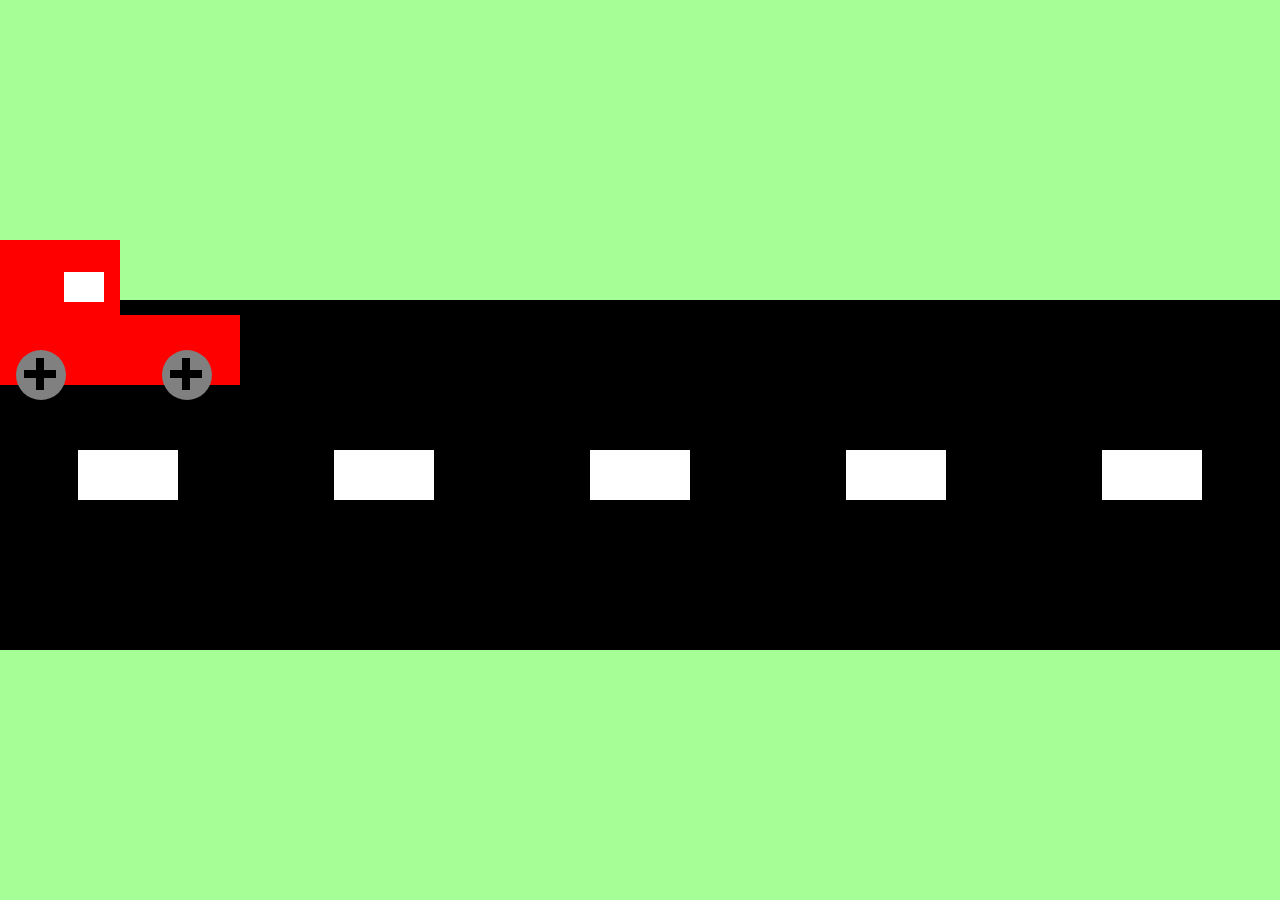
<file: Auto-Animace/index.html>
<!DOCTYPE html>
<html lang="en">
<head>
    <meta charset="UTF-8">
    <meta name="viewport" content="width=device-width, initial-scale=1.0">
    <title>Auto</title>
    <link rel="stylesheet" href="style.css">
</head>
<body>
    <div class="silnice">
        <div class="pruh-container">
            <div class="pruh"></div>
        </div>
        <div class="pruh-container">
            <div class="pruh"></div>
        </div>
        <div class="pruh-container">
            <div class="pruh"></div>
        </div>
        <div class="pruh-container">
            <div class="pruh"></div>
        </div>
        <div class="pruh-container">
            <div class="pruh"></div>
        </div>
    </div>
    <div class="auto">
        <div class="okno"></div>
        <div class="strecha"></div>
        <div class="telo"></div>
        <div class="kola">
            <div class="predni-kolo">
                <div class="disky">
                    <div class="disk" style="rotate: 90deg;"></div>
                    <div class="disk"></div>
                </div>
            </div>
            <div class="zadni-kolo">
                <div class="disky">
                    <div class="disk" style="rotate: 90deg;"></div>
                    <div class="disk"></div>
                </div>
            </div>
        </div>
    </div>
</body>
</html>
</file>
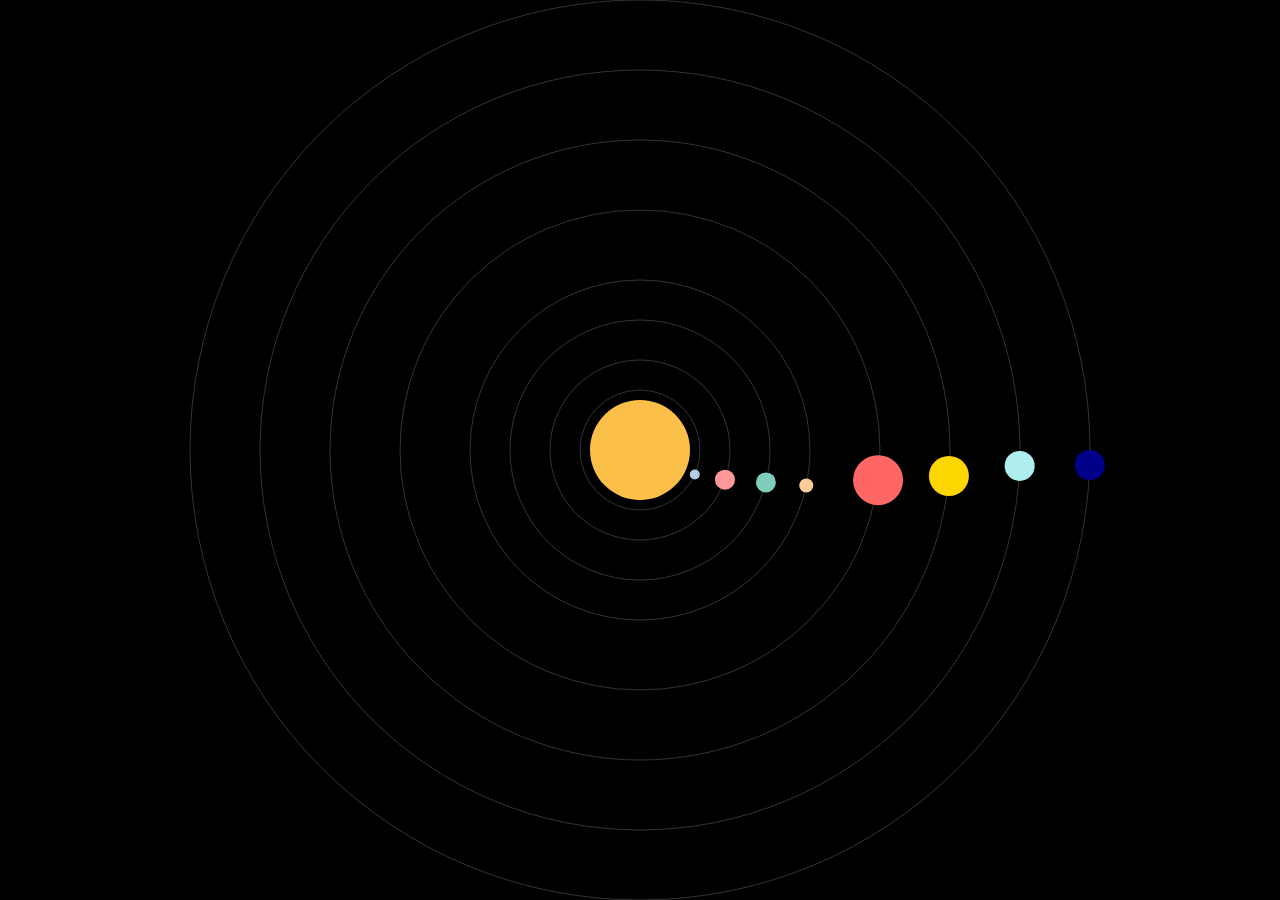
<file: diorama/index.html>
<!DOCTYPE html>
<html lang="en">
<head>
  <meta charset="UTF-8">
  <meta name="viewport" content="width=device-width, initial-scale=1.0">
  <title>Solární Systém</title>
  <link rel="stylesheet" href="style.css">
</head>
<body>
  <canvas id="Solární Systém"></canvas>
  <script src="script.js"></script>
</body>
</html>
</file>
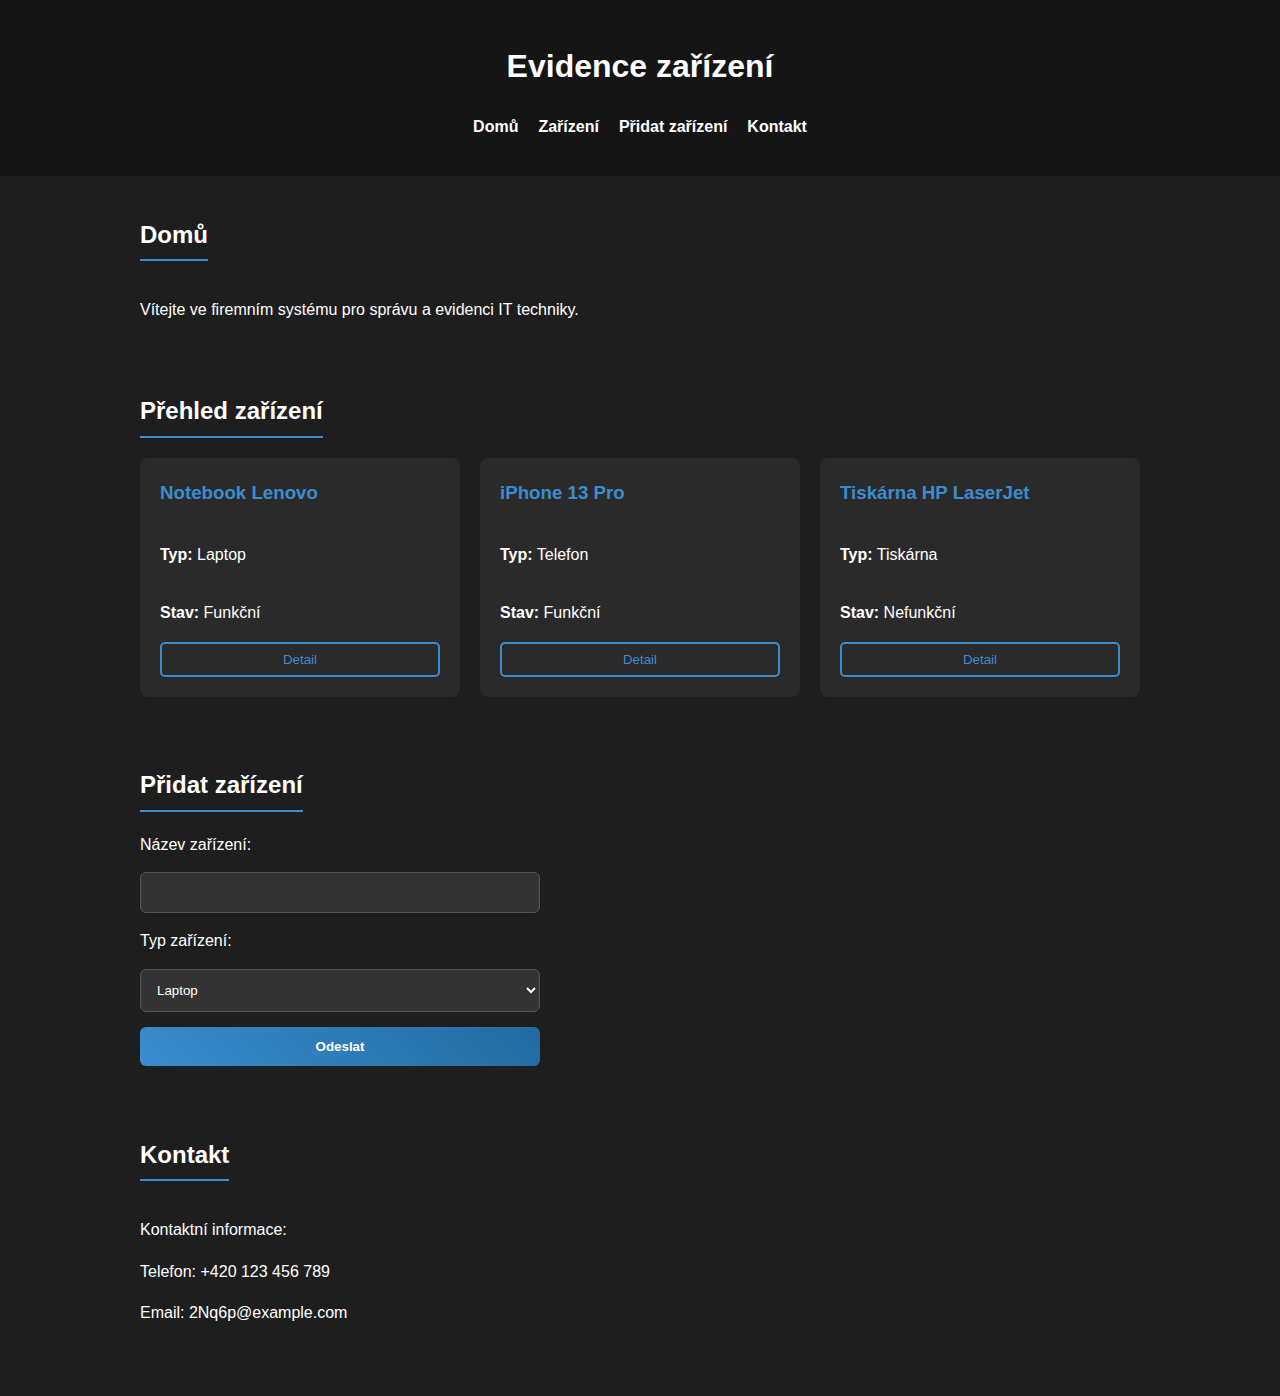
<file: Evidence Zařízení/index.html>
<!DOCTYPE html>
<html lang="cs">
<head>
    <meta charset="UTF-8">
    <meta name="viewport" content="width=device-width, initial-scale=1.0">
    <title>Evidence zařízení</title>
    <link rel="stylesheet" href="style.css">
</head>
<body>
    <header>
        <h1>Evidence zařízení</h1>
        <nav>
            <ul>
                <li><a href="#domu">Domů</a></li>
                <li><a href="#zarizeni">Zařízení</a></li>
                <li><a href="#pridat">Přidat zařízení</a></li>
                <li><a href="#kontakt">Kontakt</a></li>
            </ul>
        </nav>
    </header>

    <main>
        <section id="domu">
            <h2>Domů</h2>
            <p>Vítejte ve firemním systému pro správu a evidenci IT techniky.</p>
        </section>

        <section id="zarizeni">
            <h2>Přehled zařízení</h2>
            <div class="card-container">
                <article class="card">
                    <h3>Notebook Lenovo</h3>
                    <p><strong>Typ:</strong> Laptop</p>
                    <p><strong>Stav:</strong> Funkční</p>
                    <button type="button">Detail</button>
                </article>
                
                <article class="card">
                    <h3>iPhone 13 Pro</h3>
                    <p><strong>Typ:</strong> Telefon</p>
                    <p><strong>Stav:</strong> Funkční</p>
                    <button type="button">Detail</button>
                </article>

                <article class="card">
                    <h3>Tiskárna HP LaserJet</h3>
                    <p><strong>Typ:</strong> Tiskárna</p>
                    <p><strong>Stav:</strong> Nefunkční</p>
                    <button type="button">Detail</button>
                </article>
            </div>
        </section>

        <section id="pridat">
            <h2>Přidat zařízení</h2>
            <form action="#" method="POST">
                <label for="nazev">Název zařízení:</label>
                <input type="text" id="nazev" name="nazev" maxlength="20" required>

                <label for="typ">Typ zařízení:</label>
                <select id="typ" name="typ" required>
                    <option value="laptop">Laptop</option>
                    <option value="telefon">Telefon</option>
                    <option value="tiskarna">Tiskárna</option>
                </select>

                <button type="submit" class="submit-btn">Odeslat</button>
            </form>
        </section>

        <section id="kontakt">
            <h2>Kontakt</h2>
            <p>Kontaktní informace:</p>
            <p>Telefon: +420 123 456 789</p>
            <p>Email: 2Nq6p@example.com</p>
        </section>
    </main>
</body>
</html>
</file>
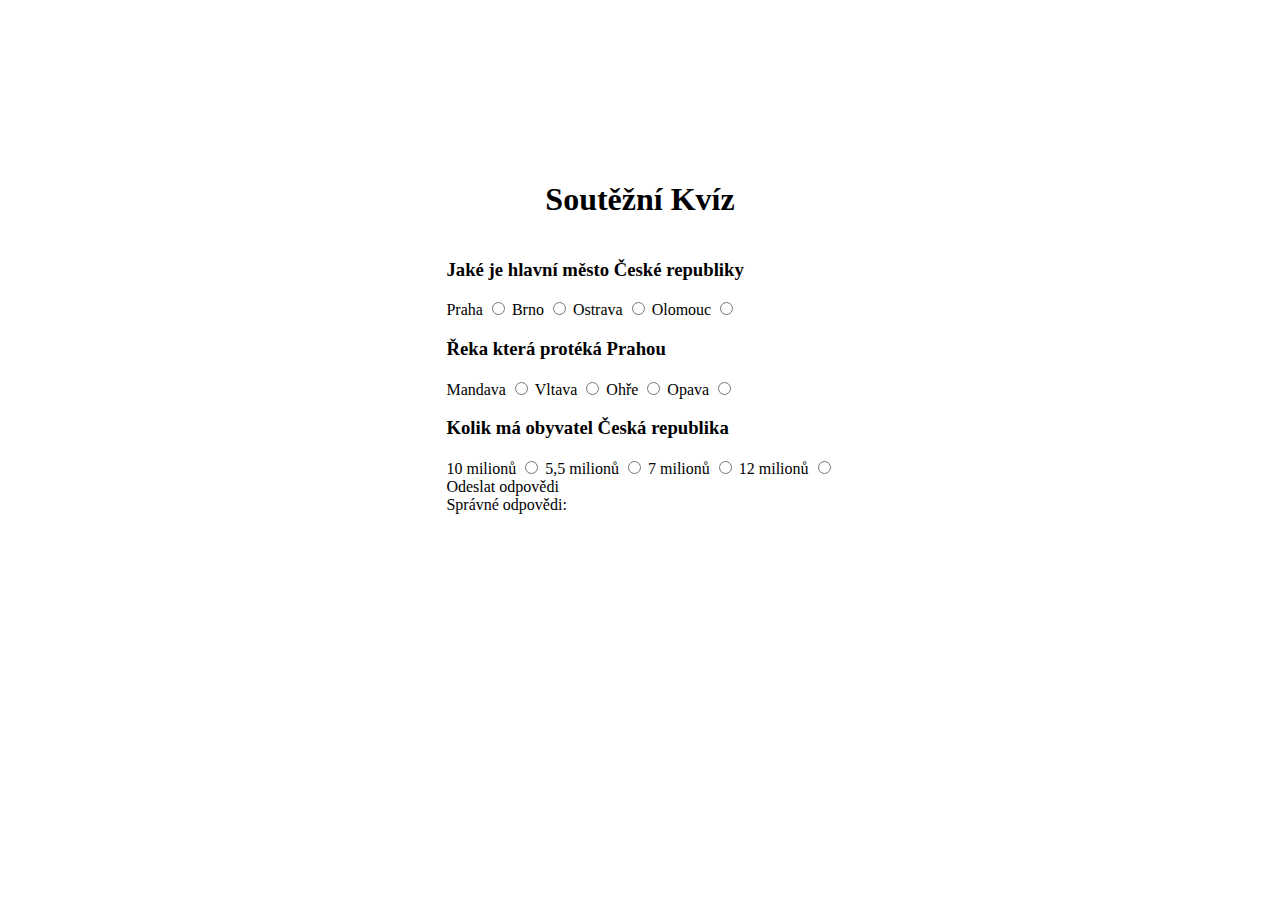
<file: maturitka/index.html>
<!DOCTYPE html>
<html lang="en">
<head>
    <meta charset="UTF-8">
    <meta http-equiv="X-UA-Compatible" content="IE=edge">
    <meta name="viewport" content="width=device-width, initial-scale=1.0">
    <title>Maturita-Zadání</title>
    <link rel="stylesheet" href="style.css">
</head>
<body>
    <section>
        <h1>Soutěžní Kvíz</h1>
        <form action="POST">
            <h3>Jaké je hlavní město České republiky</h3>
            <label>Praha
                <input type="radio" name="hlavni_mesto" value="Praha">
            </label>
        
            <label>Brno
                <input type="radio" name="hlavni_mesto" value="Brno">
            </label>
        
            <label>Ostrava
                <input type="radio" name="hlavni_mesto" value="Ostrava">
            </label>
        
            <label>Olomouc
                <input type="radio" name="hlavni_mesto" value="Olomouc">
            </label>
        
            <h3>Řeka která protéká Prahou</h3>
            <label>Mandava
                <input type="radio" name="reka_praha" value="Mandava">
            </label>
        
            <label>Vltava
                <input type="radio" name="reka_praha" value="Vltava">
            </label>
        
            <label>Ohře
                <input type="radio" name="reka_praha" value="Ohře">
            </label>
        
            <label>Opava
                <input type="radio" name="reka_praha" value="Opava">
            </label>
        
            <h3>Kolik má obyvatel Česká republika</h3>
            <label>10 milionů
                <input type="radio" name="obyvatele_cr" value="10 milionů">
            </label>
        
            <label>5,5 milionů
                <input type="radio" name="obyvatele_cr" value="5,5 milionů">
            </label>
        
            <label>7 milionů
                <input type="radio" name="obyvatele_cr" value="7 milionů">
            </label>
        
            <label>12 milionů
                <input type="radio" name="obyvatele_cr" value="12 milionů">
            </label>
        
            <div class="button">Odeslat odpovědi</div>
            <div class="výsledky">Správné odpovědi:</div>
        </form>
    </section>
</body>
</html>
</file>
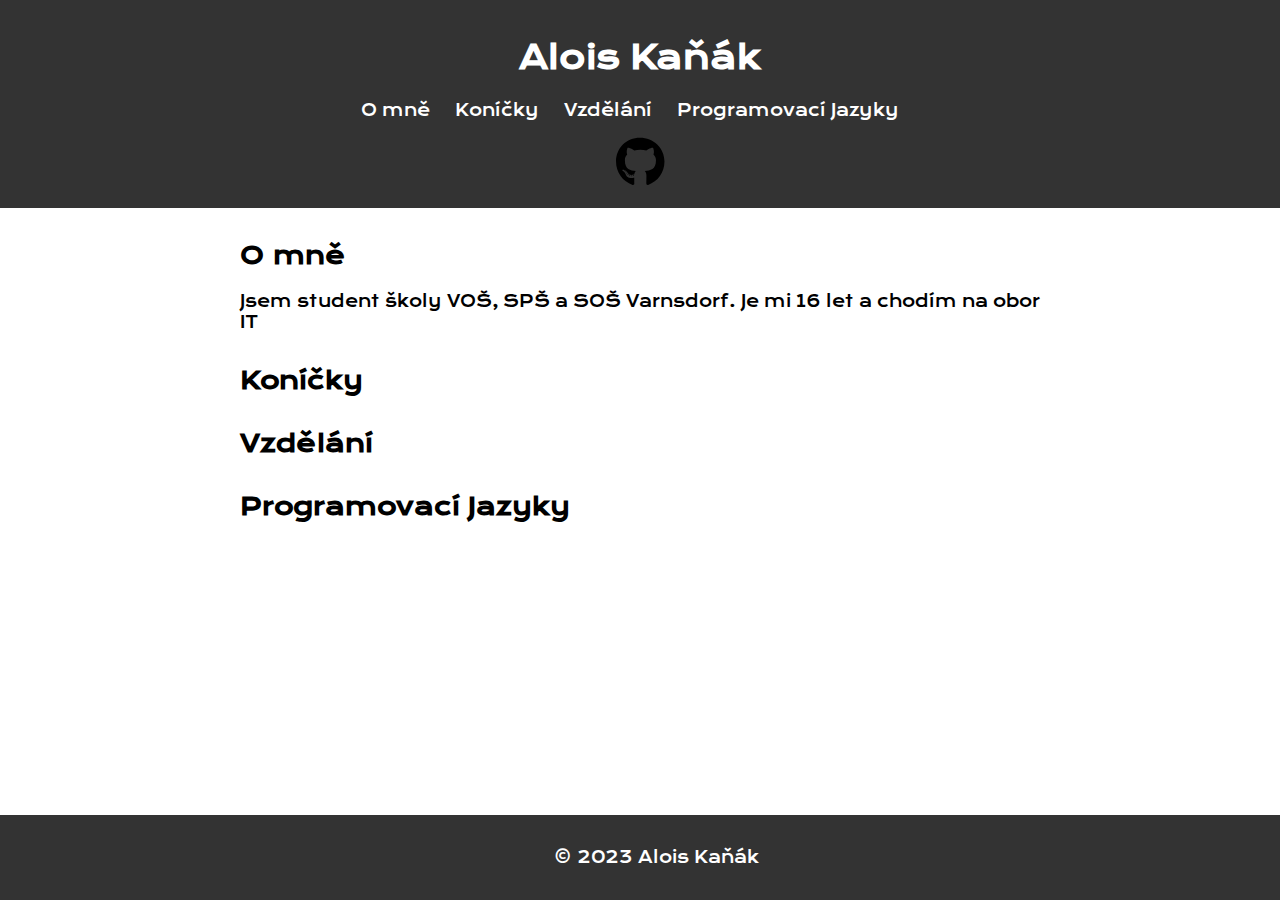
<file: Portofolio-Microsite/index.html>
<!DOCTYPE html>
<html lang="en">
<head>
    <meta charset="UTF-8">
    <meta name="viewport" content="width=device-width, initial-scale=1.0">
    <link rel="stylesheet" href="style.css">
    <title>Mé Portfolio</title>
    <link rel="preconnect" href="https://fonts.googleapis.com">
    <link rel="preconnect" href="https://fonts.gstatic.com" crossorigin>
    <link href="https://fonts.googleapis.com/css2?family=Kanit:wght@600&family=Krona+One&display=swap" rel="stylesheet">
</head>
<body>
    <header>
        <h1>Alois Kaňák</h1>
        <nav>
            <ul>
                <li><a href="#o-mne">O mně</a></li>
                <li><a href="#konicky">Koníčky</a></li>
                <li><a href="#vzdelani">Vzdělání</a></li>
                <li><a href="#programovací jazyky">Programovací Jazyky</a></li>
            </ul>
        </nav>
        <a href="https://github.com/Lojzik1"><svg xmlns="http://www.w3.org/2000/svg" height="50" width="50.5" viewBox="0 0 496 512"><!--!Font Awesome Free 6.5.1 by @fontawesome - https://fontawesome.com License - https://fontawesome.com/license/free Copyright 2023 Fonticons, Inc.--><path d="M165.9 397.4c0 2-2.3 3.6-5.2 3.6-3.3 .3-5.6-1.3-5.6-3.6 0-2 2.3-3.6 5.2-3.6 3-.3 5.6 1.3 5.6 3.6zm-31.1-4.5c-.7 2 1.3 4.3 4.3 4.9 2.6 1 5.6 0 6.2-2s-1.3-4.3-4.3-5.2c-2.6-.7-5.5 .3-6.2 2.3zm44.2-1.7c-2.9 .7-4.9 2.6-4.6 4.9 .3 2 2.9 3.3 5.9 2.6 2.9-.7 4.9-2.6 4.6-4.6-.3-1.9-3-3.2-5.9-2.9zM244.8 8C106.1 8 0 113.3 0 252c0 110.9 69.8 205.8 169.5 239.2 12.8 2.3 17.3-5.6 17.3-12.1 0-6.2-.3-40.4-.3-61.4 0 0-70 15-84.7-29.8 0 0-11.4-29.1-27.8-36.6 0 0-22.9-15.7 1.6-15.4 0 0 24.9 2 38.6 25.8 21.9 38.6 58.6 27.5 72.9 20.9 2.3-16 8.8-27.1 16-33.7-55.9-6.2-112.3-14.3-112.3-110.5 0-27.5 7.6-41.3 23.6-58.9-2.6-6.5-11.1-33.3 2.6-67.9 20.9-6.5 69 27 69 27 20-5.6 41.5-8.5 62.8-8.5s42.8 2.9 62.8 8.5c0 0 48.1-33.6 69-27 13.7 34.7 5.2 61.4 2.6 67.9 16 17.7 25.8 31.5 25.8 58.9 0 96.5-58.9 104.2-114.8 110.5 9.2 7.9 17 22.9 17 46.4 0 33.7-.3 75.4-.3 83.6 0 6.5 4.6 14.4 17.3 12.1C428.2 457.8 496 362.9 496 252 496 113.3 383.5 8 244.8 8zM97.2 352.9c-1.3 1-1 3.3 .7 5.2 1.6 1.6 3.9 2.3 5.2 1 1.3-1 1-3.3-.7-5.2-1.6-1.6-3.9-2.3-5.2-1zm-10.8-8.1c-.7 1.3 .3 2.9 2.3 3.9 1.6 1 3.6 .7 4.3-.7 .7-1.3-.3-2.9-2.3-3.9-2-.6-3.6-.3-4.3 .7zm32.4 35.6c-1.6 1.3-1 4.3 1.3 6.2 2.3 2.3 5.2 2.6 6.5 1 1.3-1.3 .7-4.3-1.3-6.2-2.2-2.3-5.2-2.6-6.5-1zm-11.4-14.7c-1.6 1-1.6 3.6 0 5.9 1.6 2.3 4.3 3.3 5.6 2.3 1.6-1.3 1.6-3.9 0-6.2-1.4-2.3-4-3.3-5.6-2z"/></svg></a>
    </header>
<main>
    <section id="o-mne">
        <h2>O mně</h2>
        <p>Jsem student školy VOŠ, SPŠ a SOŠ Varnsdorf. Je mi 16 let a chodím na obor IT</p>
    </section>

    <section id="konicky">
        <h2>Koníčky</h2>
    </section>

    <section id="vzdelani">
        <h2>Vzdělání</h2>
    </section>

    <section id="programovaci jazyky">
        <h2>Programovací Jazyky</h2>
    </section>
</main>
    <footer>
        <p>&copy; 2023 Alois Kaňák</p>
    </footer>
</body>
</html>
</file>
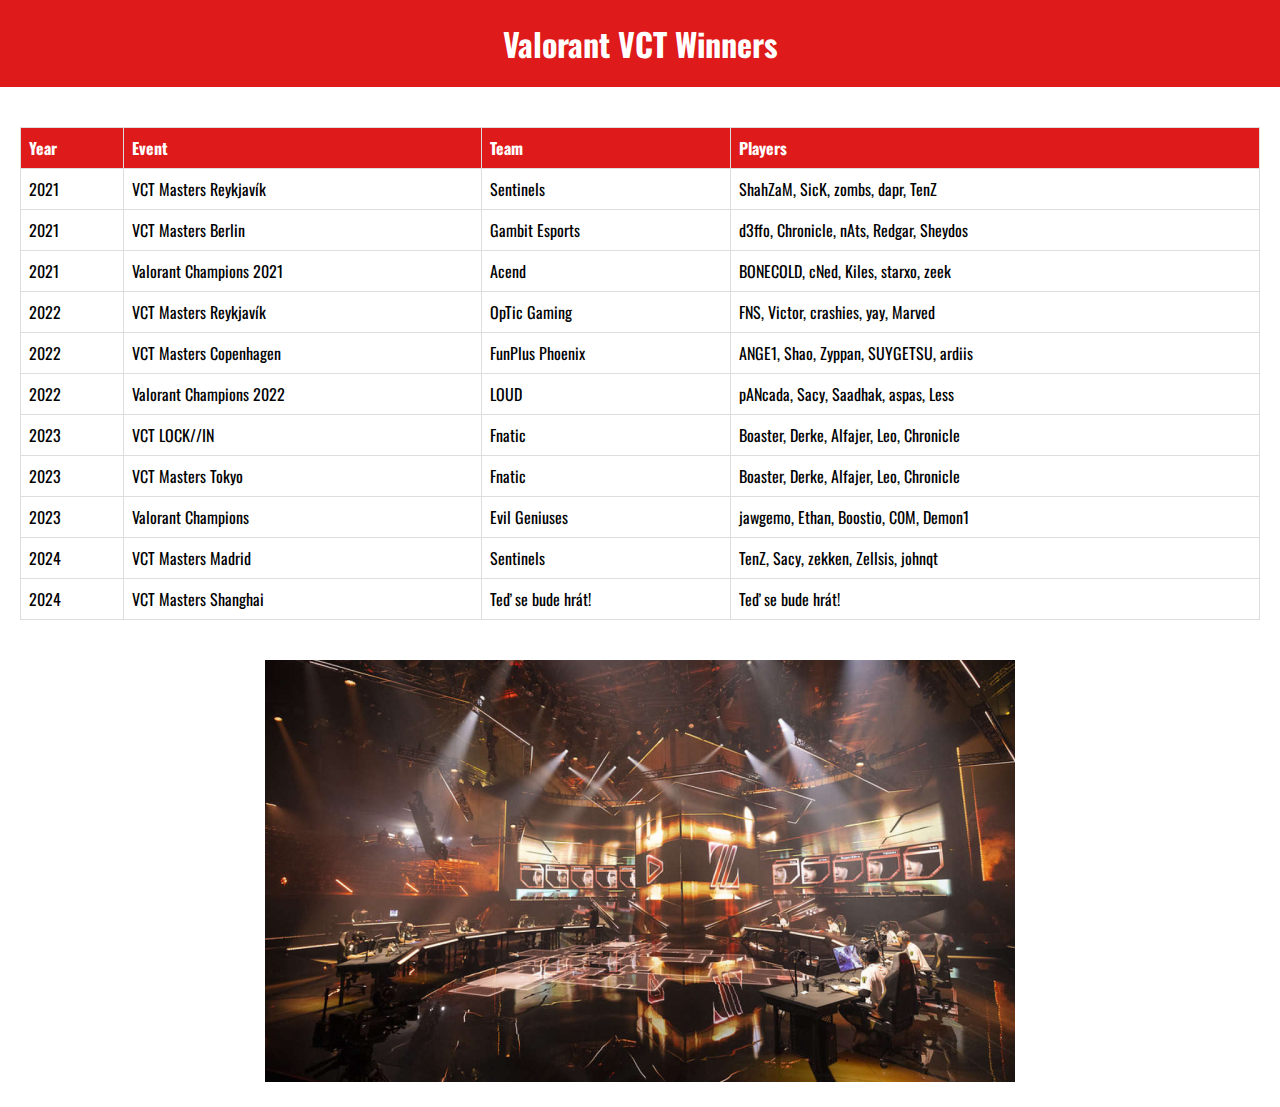
<file: Valorant-VCT-Web/index.html>
<!DOCTYPE html>
<html lang="en">
<head>
    <meta charset="UTF-8">
    <meta name="viewport" content="width=device-width, initial-scale=1.0">
    <title>Valorant VCT Winners</title>
    <link rel="stylesheet" href="style.css">
    <link rel="preconnect" href="https://fonts.googleapis.com">
    <link rel="preconnect" href="https://fonts.gstatic.com" crossorigin>
    <link href="https://fonts.googleapis.com/css2?family=Kanit:wght@600&family=Krona+One&family=Oswald:wght@200..700&display=swap" rel="stylesheet">
</head>
<body>
    <header>
        <h1>Valorant VCT Winners</h1>
    </header>
    <main>
        <table>
                <tr>
                    <th>Year</th>
                    <th>Event</th>
                    <th>Team</th>
                    <th>Players</th>
                </tr>
                <tr>
                    <td>2021</td>
                    <td>VCT Masters Reykjavík</td>
                    <td>Sentinels</td>
                    <td>ShahZaM, SicK, zombs, dapr, TenZ</td>
                </tr>
                <tr>
                    <td>2021</td>
                    <td>VCT Masters Berlin</td>
                    <td>Gambit Esports</td>
                    <td>d3ffo, Chronicle, nAts, Redgar, Sheydos</td>
                </tr>
                <tr>
                    <td>2021</td>
                    <td>Valorant Champions 2021</td>
                    <td>Acend</td>
                    <td>BONECOLD, cNed, Kiles, starxo, zeek</td>
                </tr>
                <tr>
                    <td>2022</td>
                    <td>VCT Masters Reykjavík</td>
                    <td>OpTic Gaming</td>
                    <td>FNS, Victor, crashies, yay, Marved</td>
                </tr>
                <tr>
                    <td>2022</td>
                    <td>VCT Masters Copenhagen</td>
                    <td>FunPlus Phoenix</td>
                    <td>ANGE1, Shao, Zyppan, SUYGETSU, ardiis</td>
                </tr>
                <tr>
                    <td>2022</td>
                    <td>Valorant Champions 2022</td>
                    <td>LOUD</td>
                    <td>pANcada, Sacy, Saadhak, aspas, Less</td>
                </tr>
                <tr>
                    <td>2023</td>
                    <td>VCT LOCK//IN</td>
                    <td>Fnatic</td>
                    <td>Boaster, Derke, Alfajer, Leo, Chronicle</td>
                </tr>
                <tr>
                    <td>2023</td>
                    <td>VCT Masters Tokyo</td>
                    <td>Fnatic</td>
                    <td>Boaster, Derke, Alfajer, Leo, Chronicle</td>
                </tr>
                <tr>
                    <td>2023</td>
                    <td>Valorant Champions</td>
                    <td>Evil Geniuses</td>
                    <td>jawgemo, Ethan, Boostio, C0M, Demon1</td>
                </tr>
                <tr>
                    <td>2024</td>
                    <td>VCT Masters Madrid</td>
                    <td>Sentinels</td>
                    <td>TenZ, Sacy, zekken, Zellsis, johnqt</td>
                </tr>
                <tr>
                    <td>2024</td>
                    <td>VCT Masters Shanghai</td>
                    <td>Teď se bude hrát!</td>
                    <td>Teď se bude hrát!</td>
                </tr>
        </table>
    <div class="imagine-container">
        <img src="vct.jpg" alt="vct">
    </div>
    </main>
</body>
</html>
</file>
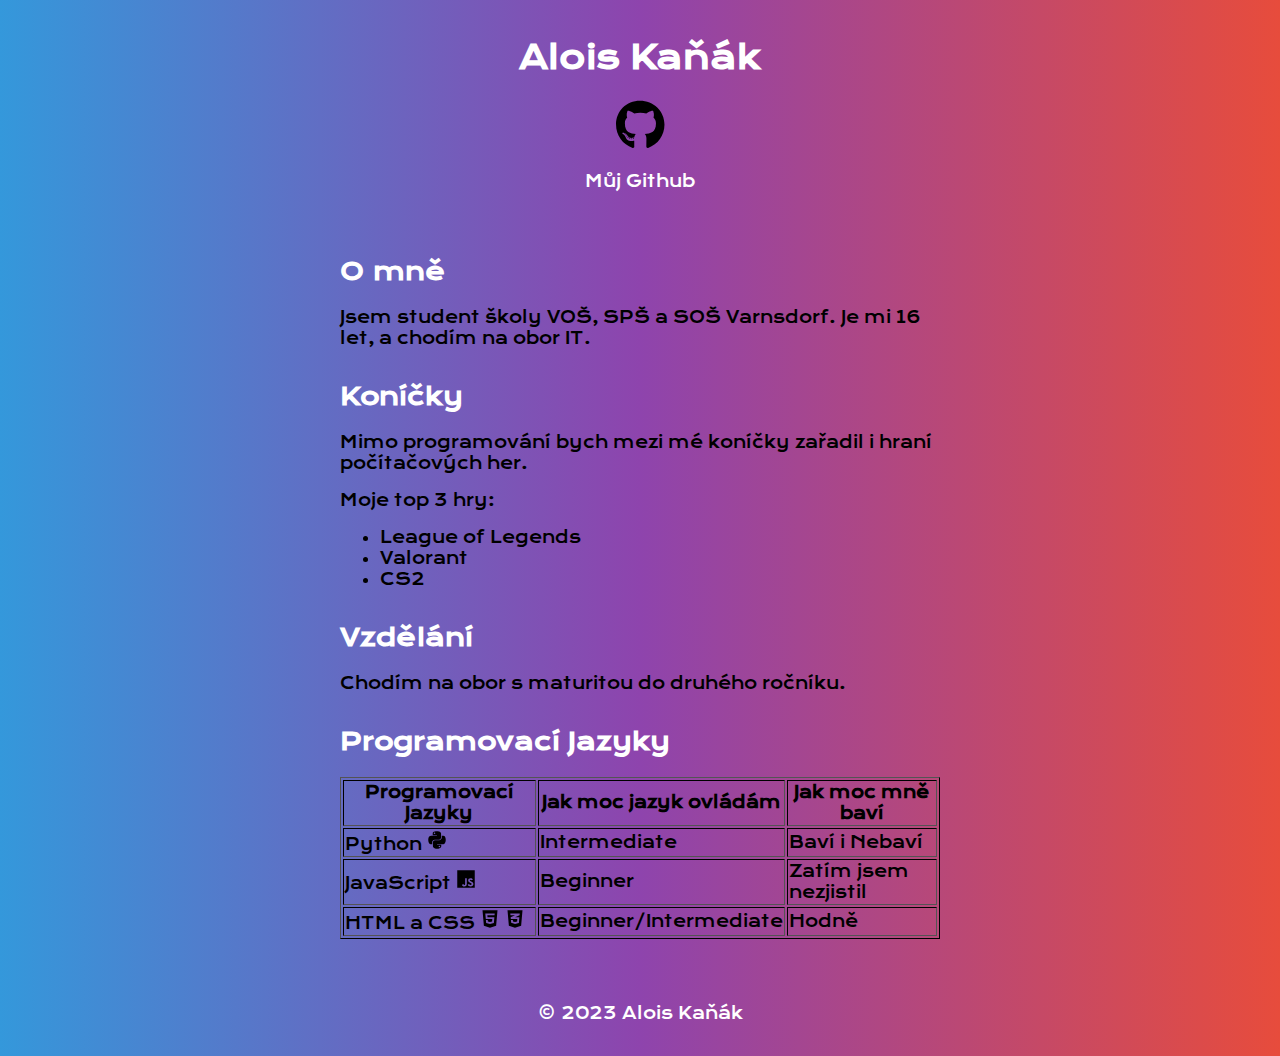
<file: Portofolio-Microsite/Stránka/index.html>
<!DOCTYPE html>
<html lang="en">
<head>
    <meta charset="UTF-8">
    <meta name="viewport" content="width=device-width, initial-scale=1.0">
    <link rel="stylesheet" href="style.css">
    <title>Mé Portfolio</title>
    <link rel="preconnect" href="https://fonts.googleapis.com">
    <link rel="preconnect" href="https://fonts.gstatic.com" crossorigin>
    <link href="https://fonts.googleapis.com/css2?family=Kanit:wght@600&family=Krona+One&display=swap" rel="stylesheet">
</head>
<body>
    <header>
        <h1>Alois Kaňák</h1>
        <a href="https://github.com/Lojzik1"><svg xmlns="http://www.w3.org/2000/svg" height="50" width="50.5" viewBox="0 0 496 512"><!--!Font Awesome Free 6.5.1 by @fontawesome - https://fontawesome.com License - https://fontawesome.com/license/free Copyright 2023 Fonticons, Inc.--><path d="M165.9 397.4c0 2-2.3 3.6-5.2 3.6-3.3 .3-5.6-1.3-5.6-3.6 0-2 2.3-3.6 5.2-3.6 3-.3 5.6 1.3 5.6 3.6zm-31.1-4.5c-.7 2 1.3 4.3 4.3 4.9 2.6 1 5.6 0 6.2-2s-1.3-4.3-4.3-5.2c-2.6-.7-5.5 .3-6.2 2.3zm44.2-1.7c-2.9 .7-4.9 2.6-4.6 4.9 .3 2 2.9 3.3 5.9 2.6 2.9-.7 4.9-2.6 4.6-4.6-.3-1.9-3-3.2-5.9-2.9zM244.8 8C106.1 8 0 113.3 0 252c0 110.9 69.8 205.8 169.5 239.2 12.8 2.3 17.3-5.6 17.3-12.1 0-6.2-.3-40.4-.3-61.4 0 0-70 15-84.7-29.8 0 0-11.4-29.1-27.8-36.6 0 0-22.9-15.7 1.6-15.4 0 0 24.9 2 38.6 25.8 21.9 38.6 58.6 27.5 72.9 20.9 2.3-16 8.8-27.1 16-33.7-55.9-6.2-112.3-14.3-112.3-110.5 0-27.5 7.6-41.3 23.6-58.9-2.6-6.5-11.1-33.3 2.6-67.9 20.9-6.5 69 27 69 27 20-5.6 41.5-8.5 62.8-8.5s42.8 2.9 62.8 8.5c0 0 48.1-33.6 69-27 13.7 34.7 5.2 61.4 2.6 67.9 16 17.7 25.8 31.5 25.8 58.9 0 96.5-58.9 104.2-114.8 110.5 9.2 7.9 17 22.9 17 46.4 0 33.7-.3 75.4-.3 83.6 0 6.5 4.6 14.4 17.3 12.1C428.2 457.8 496 362.9 496 252 496 113.3 383.5 8 244.8 8zM97.2 352.9c-1.3 1-1 3.3 .7 5.2 1.6 1.6 3.9 2.3 5.2 1 1.3-1 1-3.3-.7-5.2-1.6-1.6-3.9-2.3-5.2-1zm-10.8-8.1c-.7 1.3 .3 2.9 2.3 3.9 1.6 1 3.6 .7 4.3-.7 .7-1.3-.3-2.9-2.3-3.9-2-.6-3.6-.3-4.3 .7zm32.4 35.6c-1.6 1.3-1 4.3 1.3 6.2 2.3 2.3 5.2 2.6 6.5 1 1.3-1.3 .7-4.3-1.3-6.2-2.2-2.3-5.2-2.6-6.5-1zm-11.4-14.7c-1.6 1-1.6 3.6 0 5.9 1.6 2.3 4.3 3.3 5.6 2.3 1.6-1.3 1.6-3.9 0-6.2-1.4-2.3-4-3.3-5.6-2z"/></svg></a>
        <p>Můj Github</p>
    </header>
<main>
    <section>
        <h2>O mně</h2>
        <p>Jsem student školy VOŠ, SPŠ a SOŠ Varnsdorf. Je mi 16 let, a chodím na obor IT.</p>
    </section>

    <section>
        <h2>Koníčky</h2>
        <p>Mimo programování bych mezi mé koníčky zařadil i hraní počítačových her.</p>
        <p>Moje top 3 hry:</p>
        <ul>
            <li>League of Legends</li>
            <li>Valorant</li>
            <li>CS2</li>
        </ul>
    </section>

    <section>
        <h2>Vzdělání</h2>
        <p>Chodím na obor s maturitou do druhého ročníku.</p>
    </section>

    <section>
        <h2>Programovací Jazyky</h2>
        <table border="1">
            <tr>
                <th>Programovací Jazyky</th>
                <th>Jak moc jazyk ovládám</th>
                <th>Jak moc mně baví</th>
            </tr>
            <tr>
                <td>Python
                    <svg xmlns="http://www.w3.org/2000/svg" height="20" width="20" viewBox="0 0 448 512"><!--!Font Awesome Free 6.5.1 by @fontawesome - https://fontawesome.com License - https://fontawesome.com/license/free Copyright 2023 Fonticons, Inc.--><path d="M439.8 200.5c-7.7-30.9-22.3-54.2-53.4-54.2h-40.1v47.4c0 36.8-31.2 67.8-66.8 67.8H172.7c-29.2 0-53.4 25-53.4 54.3v101.8c0 29 25.2 46 53.4 54.3 33.8 9.9 66.3 11.7 106.8 0 26.9-7.8 53.4-23.5 53.4-54.3v-40.7H226.2v-13.6h160.2c31.1 0 42.6-21.7 53.4-54.2 11.2-33.5 10.7-65.7 0-108.6zM286.2 404c11.1 0 20.1 9.1 20.1 20.3 0 11.3-9 20.4-20.1 20.4-11 0-20.1-9.2-20.1-20.4 .1-11.3 9.1-20.3 20.1-20.3zM167.8 248.1h106.8c29.7 0 53.4-24.5 53.4-54.3V91.9c0-29-24.4-50.7-53.4-55.6-35.8-5.9-74.7-5.6-106.8 .1-45.2 8-53.4 24.7-53.4 55.6v40.7h106.9v13.6h-147c-31.1 0-58.3 18.7-66.8 54.2-9.8 40.7-10.2 66.1 0 108.6 7.6 31.6 25.7 54.2 56.8 54.2H101v-48.8c0-35.3 30.5-66.4 66.8-66.4zm-6.7-142.6c-11.1 0-20.1-9.1-20.1-20.3 .1-11.3 9-20.4 20.1-20.4 11 0 20.1 9.2 20.1 20.4s-9 20.3-20.1 20.3z"/></svg>
                </td>
                <td>Intermediate</td>
                <td>Baví i Nebaví</td>
            </tr>
            <tr>
                <td>JavaScript
                    <svg xmlns="http://www.w3.org/2000/svg" height="20" width="20" viewBox="0 0 448 512"><!--!Font Awesome Free 6.5.1 by @fontawesome - https://fontawesome.com License - https://fontawesome.com/license/free Copyright 2023 Fonticons, Inc.--><path d="M0 32v448h448V32H0zm243.8 349.4c0 43.6-25.6 63.5-62.9 63.5-33.7 0-53.2-17.4-63.2-38.5l34.3-20.7c6.6 11.7 12.6 21.6 27.1 21.6 13.8 0 22.6-5.4 22.6-26.5V237.7h42.1v143.7zm99.6 63.5c-39.1 0-64.4-18.6-76.7-43l34.3-19.8c9 14.7 20.8 25.6 41.5 25.6 17.4 0 28.6-8.7 28.6-20.8 0-14.4-11.4-19.5-30.7-28l-10.5-4.5c-30.4-12.9-50.5-29.2-50.5-63.5 0-31.6 24.1-55.6 61.6-55.6 26.8 0 46 9.3 59.8 33.7L368 290c-7.2-12.9-15-18-27.1-18-12.3 0-20.1 7.8-20.1 18 0 12.6 7.8 17.7 25.9 25.6l10.5 4.5c35.8 15.3 55.9 31 55.9 66.2 0 37.8-29.8 58.6-69.7 58.6z"/></svg>
                </td>
                <td>Beginner</td>
                <td>Zatím jsem nezjistil</td>
            </tr>
            <tr>
                <td>HTML a CSS
                    <svg xmlns="http://www.w3.org/2000/svg" height="20" width="20" viewBox="0 0 384 512"><!--!Font Awesome Free 6.5.1 by @fontawesome - https://fontawesome.com License - https://fontawesome.com/license/free Copyright 2023 Fonticons, Inc.--><path d="M0 32l34.9 395.8L191.5 480l157.6-52.2L384 32H0zm308.2 127.9H124.4l4.1 49.4h175.6l-13.6 148.4-97.9 27v.3h-1.1l-98.7-27.3-6-75.8h47.7L138 320l53.5 14.5 53.7-14.5 6-62.2H84.3L71.5 112.2h241.1l-4.4 47.7z"/></svg>
                    <svg xmlns="http://www.w3.org/2000/svg" height="20" width="20" viewBox="0 0 384 512"><!--!Font Awesome Free 6.5.1 by @fontawesome - https://fontawesome.com License - https://fontawesome.com/license/free Copyright 2023 Fonticons, Inc.--><path d="M0 32l34.9 395.8L192 480l157.1-52.2L384 32H0zm313.1 80l-4.8 47.3L193 208.6l-.3 .1h111.5l-12.8 146.6-98.2 28.7-98.8-29.2-6.4-73.9h48.9l3.2 38.3 52.6 13.3 54.7-15.4 3.7-61.6-166.3-.5v-.1l-.2 .1-3.6-46.3L193.1 162l6.5-2.7H76.7L70.9 112h242.2z"/></svg>
                </td>
                <td>Beginner/Intermediate</td>
                <td>Hodně</td>
            </tr>
        </table>
    </section>
</main>
    <footer>
        <p>&copy; 2023 Alois Kaňák</p>
    </footer>
</body>
</html>
</file>
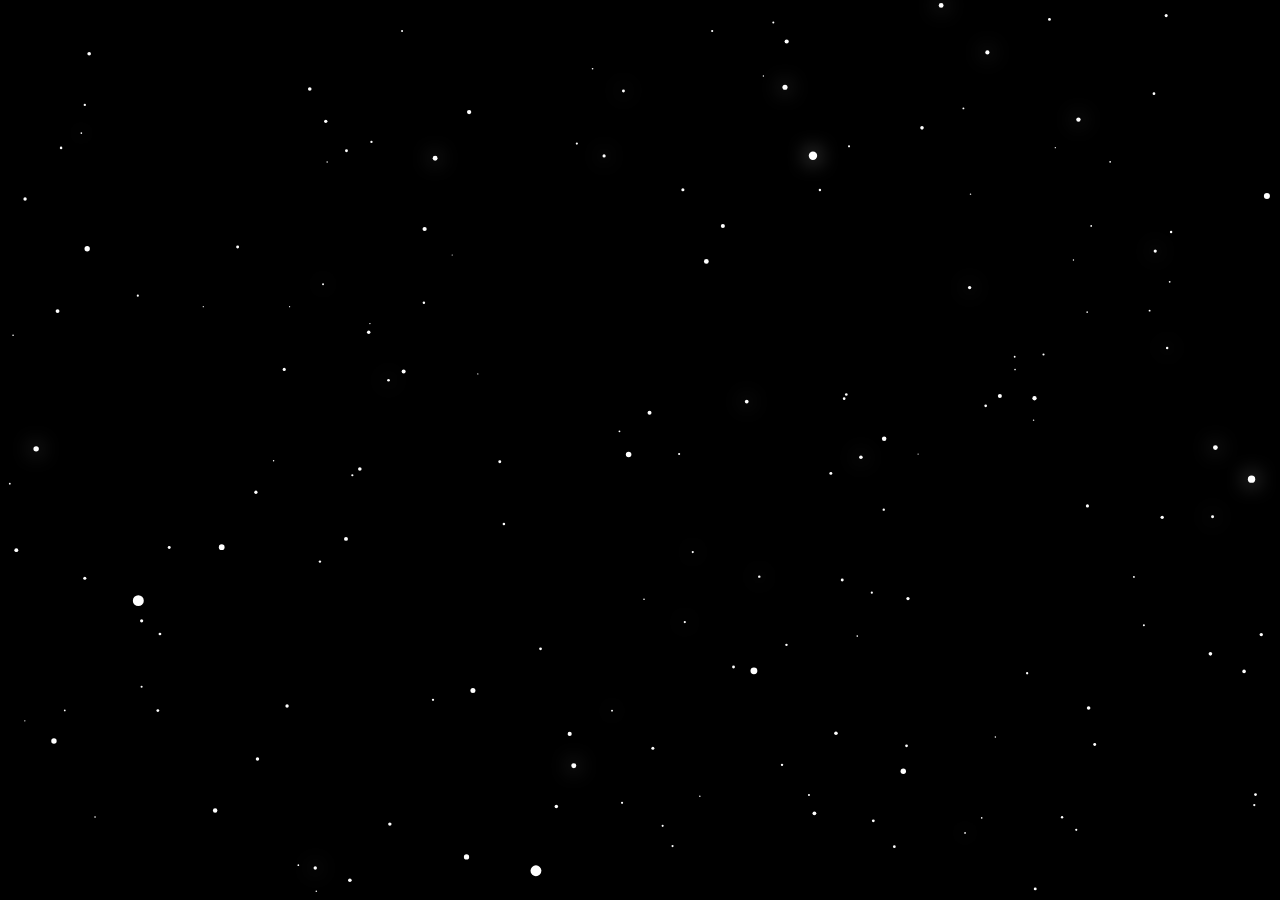
<file: star_field/starfield.html>
<!DOCTYPE html>
<html lang="en">
<head>
    <meta charset="UTF-8">
    <meta http-equiv="X-UA-Compatible" content="IE=edge">
    <meta name="viewport" content="width=device-width, initial-scale=1.0">
    <title>STAR FIELD</title>
    <link rel="stylesheet" href="starfield.css">
</head>
<body>
    <canvas id="starfield"></canvas>
    <script src="starfield.js"></script>
</body>
</html>
</file>
<file: Auto-Animace/style.css>
body{
    background-color: #A6FF96;
    margin: 0;
}

.silnice{
    background-color: black;
    height: 350px;
    margin-top: 300px;
    display: flex;
    justify-content: center;
    align-items: center;
}

.pruh-container{
    margin: auto;
}

.pruh{
    background-color: white;
    width: 100px;
    height: 50px;
}

.auto{
    width: 400px;
    height: 150px;
    position: fixed;
    top: 240px;
    animation-name: pohyb;
    animation: pohyb 4s linear infinite;
}

.telo{
    background-color: red;
    width: 60%;
    height: 70px;
}

.strecha{
    background-color: red;
    width: 30%;
    height: 50%;
}

.kola{
    display: flex;
    position: fixed;
    top: 350px;
}

.predni-kolo{
    width: 50px;
    height: 50px;
    background-color: grey;
    border-radius: 50%;
    margin-left: 1em;
    animation-name: rotace;
    animation: rotace 3s linear infinite;
}

.zadni-kolo{
    width: 50px;
    height: 50px;
    background-color: grey;
    border-radius: 50%;
    margin-left: 6em;
    animation-name: rotace1;
    animation: rotace1 3s linear infinite;
}

.disk{
    position: absolute;
    background-color: black;
    width: 0.5em;
    height: 2em;
    margin-top: 0.5em;
    margin-left: 1.25em;
}

.okno{
    background-color: white;
    width: 40px;
    height: 30px;
    position: fixed;
    margin-left: 4em;
    margin-top: 2em;
}

@keyframes pohyb{
    0%{
        left: -20%;
    }
    100%{
        left: 120%;
    }
}

@keyframes rotace{
    0%{
        rotate: 0deg;
    }
    100%{
        rotate: 360deg;
    }
}

@keyframes rotace1{
    0%{
        rotate: 0deg;
    }
    100%{
        rotate: 360deg;
    }
}
</file>
<file: diorama/style.css>
body, html {
    margin: 0;
    padding: 0;
    width: 100%;
    height: 100%;
  }
  
  canvas {
    display: block;
    margin: auto;
    background-color: #000;
  }
</file>
<file: Evidence Zařízení/style.css>
:root {
    --bg-dark: #1e1e1e;
    --highlight-blue: #3a8dd0;
    --text-white: #ffffff;
    --card-bg: #2a2a2a;
}

body {
    background-color: var(--bg-dark);
    color: var(--text-white);
    font-family: 'Roboto', Arial, sans-serif;
    margin: 0;
    padding: 0;
    line-height: 1.6;
}

header {
    background-color: #151515;
    padding: 20px;
    text-align: center;
}

nav ul {
    list-style-type: none;
    padding: 0;
    display: flex;
    justify-content: center;
    gap: 20px;
    flex-wrap: wrap;
}

nav a {
    color: var(--text-white);
    text-decoration: none;
    font-weight: bold;
    transition: color 0.3s;
}

nav a:hover {
    color: var(--highlight-blue);
}

main {
    max-width: 1000px;
    margin: 0 auto;
    padding: 20px;
}

section {
    margin-bottom: 50px;
    scroll-margin-top: 20px;
}

h2 {
    border-bottom: 2px solid var(--highlight-blue);
    padding-bottom: 5px;
    display: inline-block;
}

.card-container {
    display: grid;
    grid-template-columns: repeat(auto-fit, minmax(250px, 1fr));
    gap: 20px;
}

.card {
    background-color: var(--card-bg);
    padding: 20px;
    border-radius: 8px;
    display: flex;
    flex-direction: column;
    transition: transform 0.3s ease, box-shadow 0.3s ease;
}

.card:hover {
    transform: scale(1.05);
    box-shadow: 0 10px 20px rgba(0,0,0,0.5);
}

.card h3 {
    margin-top: 0;
    color: var(--highlight-blue);
}

.card button {
    margin-top: auto;
    background-color: transparent;
    border: 2px solid var(--highlight-blue);
    color: var(--highlight-blue);
    padding: 8px 15px;
    border-radius: 5px;
    cursor: pointer;
    transition: background-color 0.3s, color 0.3s;
}

.card button:hover {
    background-color: var(--highlight-blue);
    color: var(--text-white);
}

form {
    display: flex;
    flex-direction: column;
    gap: 15px;
    max-width: 400px;
}

input[type="text"], select {
    width: 100%;
    padding: 12px;
    border-radius: 6px;
    border: 1px solid #555;
    background-color: #333;
    color: var(--text-white);
    box-sizing: border-box;
}

input[type="text"]:focus, select:focus {
    outline: none;
    border-color: var(--highlight-blue);
}

.submit-btn {
    padding: 12px;
    border: none;
    border-radius: 6px;
    color: var(--text-white);
    font-weight: bold;
    cursor: pointer;
    background: linear-gradient(45deg, var(--highlight-blue), #216b9f);
    transition: transform 0.1s;
}

.submit-btn:hover {
    background: linear-gradient(45deg, #4aa3eb, #2a81c1);
}

@media (max-width: 600px) {
    nav ul {
        flex-direction: column;
        align-items: center;
    }
    .card-container {
        grid-template-columns: 1fr;
    }
}
</file>
<file: maturitka/style.css>
section{
    display: flex;
    flex-direction: column;
    align-items: center;
    margin-top: 10rem;
}
</file>
<file: Portofolio-Microsite/style.css>
body {
    font-family: 'Krona One', sans-serif;
    margin: 0;
    padding: 0;
}

header {
    background-color: #333;
    color: #fff;
    padding: 1em;
    text-align: center;
}

nav ul {
    padding: 0;
}

nav ul li {
    display: inline;
    margin-right: 20px;
}

nav a {
    text-decoration: none;
    color: #fff;
}

section {
    max-width: 800px;
    margin: 2em auto;
}

@media (max-width: 768px) {
    header {
        padding: 1em;
    }

    nav ul li {
        margin-right: 10px;
    }

    section {
        margin: 1em auto;
    }
}

footer {
    background-color: #333;
    color: #fff;
    text-align: center;
    padding: 1em;
    position: fixed;
    bottom: 0;
    width: 100%;
}
</file>
<file: Valorant-VCT-Web/style.css>
body {
  font-family: "Oswald", sans-serif;
  margin: 0;
  padding: 0;
}

header {
  background-color: rgb(222, 26, 26);
  color: white;
  padding: 20px;
  text-align: center;
}

h1 {
  margin: 0;
}

main {
  padding: 20px;
  display: flex;
  flex-direction: column;
  align-items: center;
}
main table {
  width: 100%;
  border-collapse: collapse;
  margin-top: 20px;
  margin-bottom: 40px;
}
main table th, main table td {
  border: 1px solid #ddd;
  padding: 8px;
  text-align: left;
}
main table th {
  background-color: rgb(222, 26, 26);
  color: white;
}
main .image-container {
  display: flex;
  max-width: 100%;
}/*# sourceMappingURL=style.css.map */
</file>
<file: Portofolio-Microsite/Stránka/style.css>
body{
    font-family: 'Krona One', sans-serif;
    margin: 0;
    padding: 0;
    background: linear-gradient(to right, #3498db, #8e44ad, #e74c3c);
}

header{
    color: #fff;
    padding: 1em;
    text-align: center;
}

section{
    max-width: 600px;
    margin: 2em auto;
    color: #fff;
}

section p{
    color: black;
}

table{
    border-color: black;
}

td, th{
    color: black;
}

li{
    color: black;
}

footer{
    color: #fff;
    text-align: center;
    padding: 1em;
}

@media only screen and (max-width: 600px){
    body{
        padding: 10px;
    }

    table{
        font-size: 11px;
    }
}
</file>
<file: star_field/starfield.css>
body {
    margin: 0;
    overflow: hidden;
    background-color: black;
}
canvas {
    display: block;
}
</file>
